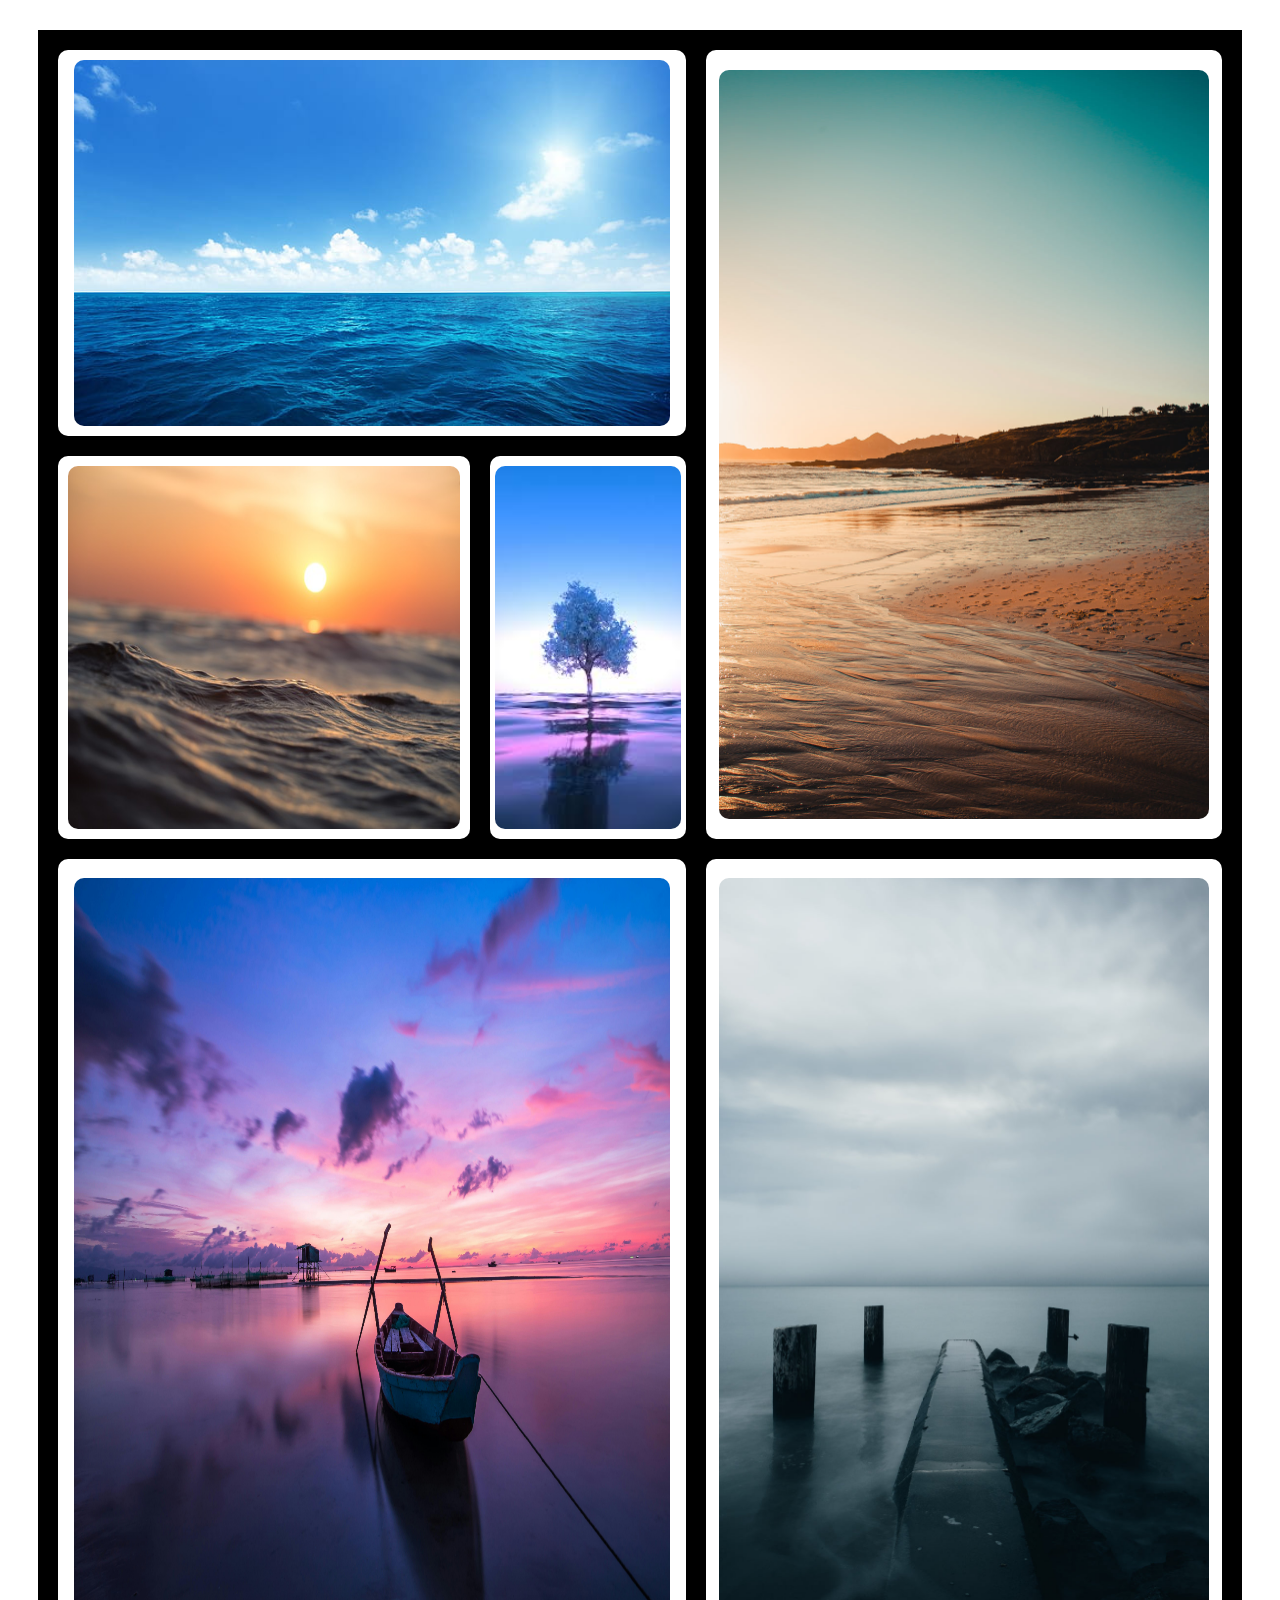
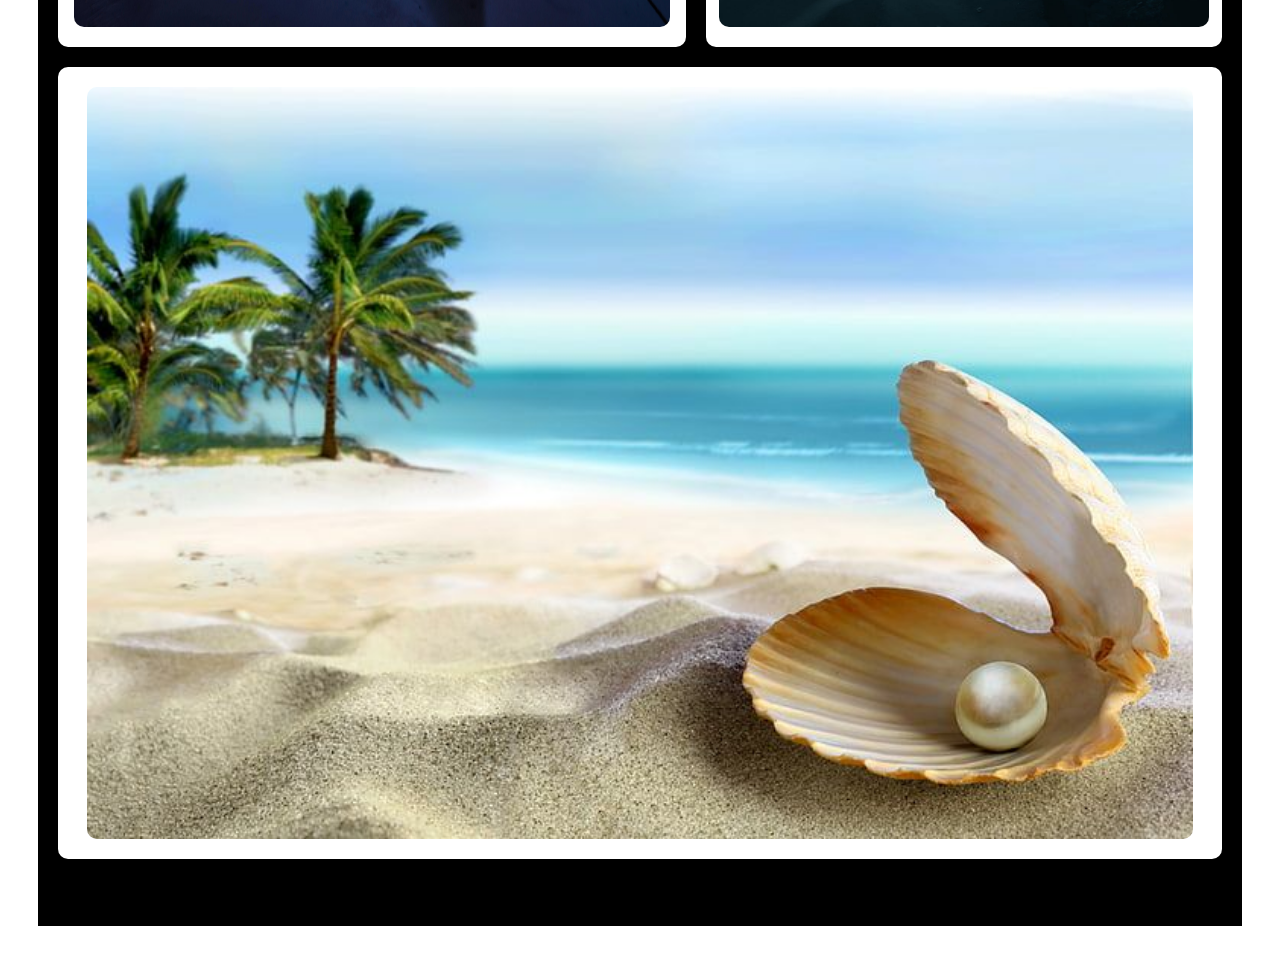
<file: index.html>
<!DOCTYPE html>
<html lang="en">
<head>
    <meta charset="UTF-8">
    <meta name="viewport" content="width=device-width, initial-scale=1.0">
    <title>Document</title>
    <link rel="stylesheet" href="style.css">
</head>
<body>
    <div id="box">
        <div id="item3"><img src="./gridimg/img3.jpg" alt=""></div>

        <div id="item2"><img src="./gridimg/img2.jpg" alt=""></div>

        <div id="item1"><img src="./gridimg/img1.jpg" alt=""></div>
        <div id="item5"><img src="./gridimg/img2.jpeg" alt=""></div>
        
        <div id="item4"><img src="./gridimg/img4.jpg" alt=""></div>
        <div id="item7"><img src="./gridimg/img7.jpg" alt=""></div>

        <div id="item6"><img src="./gridimg/img6.jpg" alt=""></div>
        
        
    </div>
    
</body>
</html>
</file>
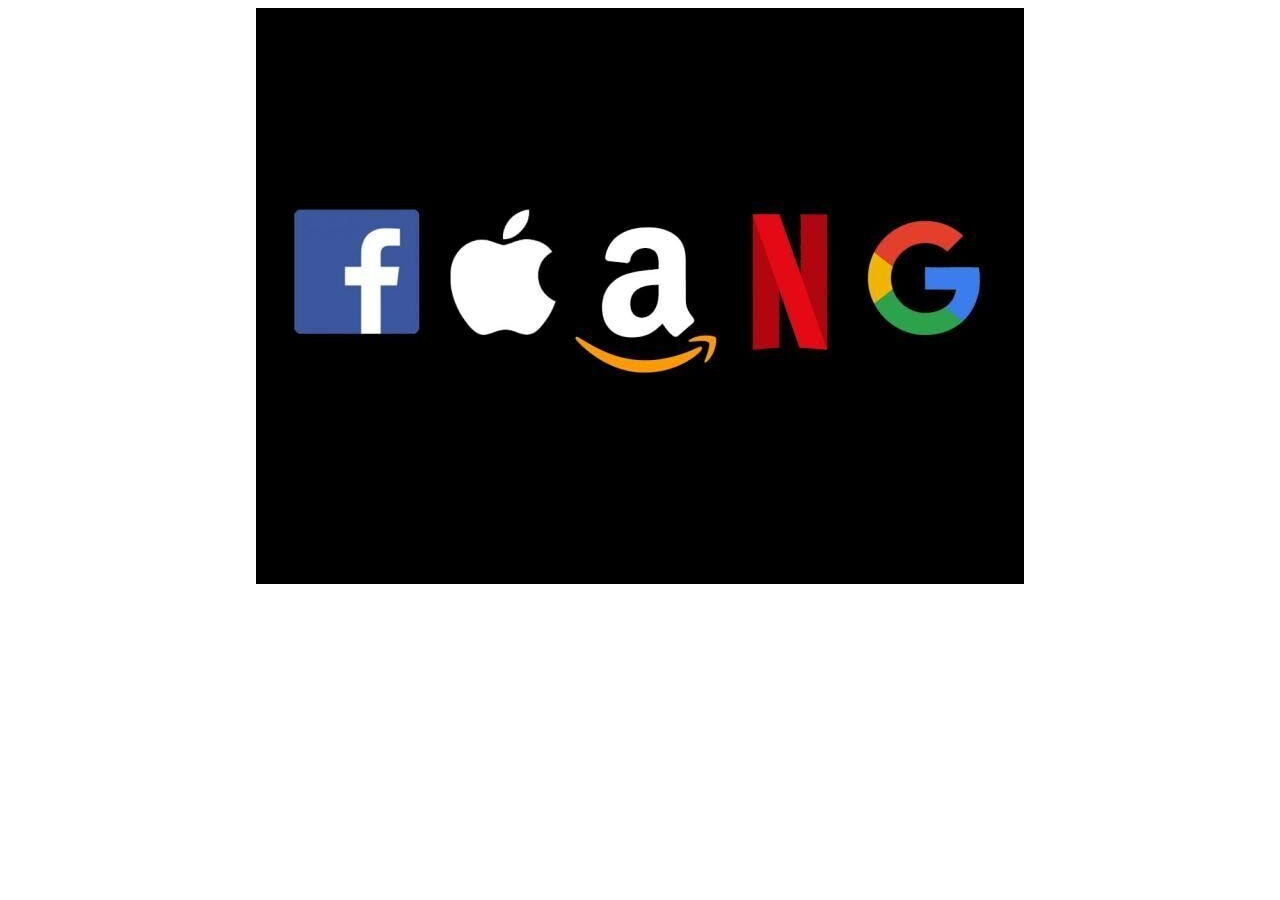
<file: imagemap.html>
<!DOCTYPE html>
<html lang="en">
<head>
    <meta charset="UTF-8">
    <meta name="viewport" content="width=device-width, initial-scale=1.0">
    <title>Document</title>
</head>
<body style="display: flex; justify-content: center; align-items: center;">
    <img src="faang.jpg" usemap="#image_map">
<map name="image_map">
  <area alt="" title="" href="https://www.facebook.com/" coords="36,201,171,341" shape="rect">
  <area alt="" title="" href="https://www.apple.com/" coords="187,194,303,331" shape="rect">
  <area alt="" title="" href="https://www.amazon.com/" coords="306,211,480,388" shape="rect">
  <area alt="" title="" href="https://www.netflix.com/in/" coords="476,175,615,345" shape="rect">
  <area alt="" title="" href="https://www.google.com/" coords="612,187,757,354" shape="rect">
</map>



</body>
</html>
</file>
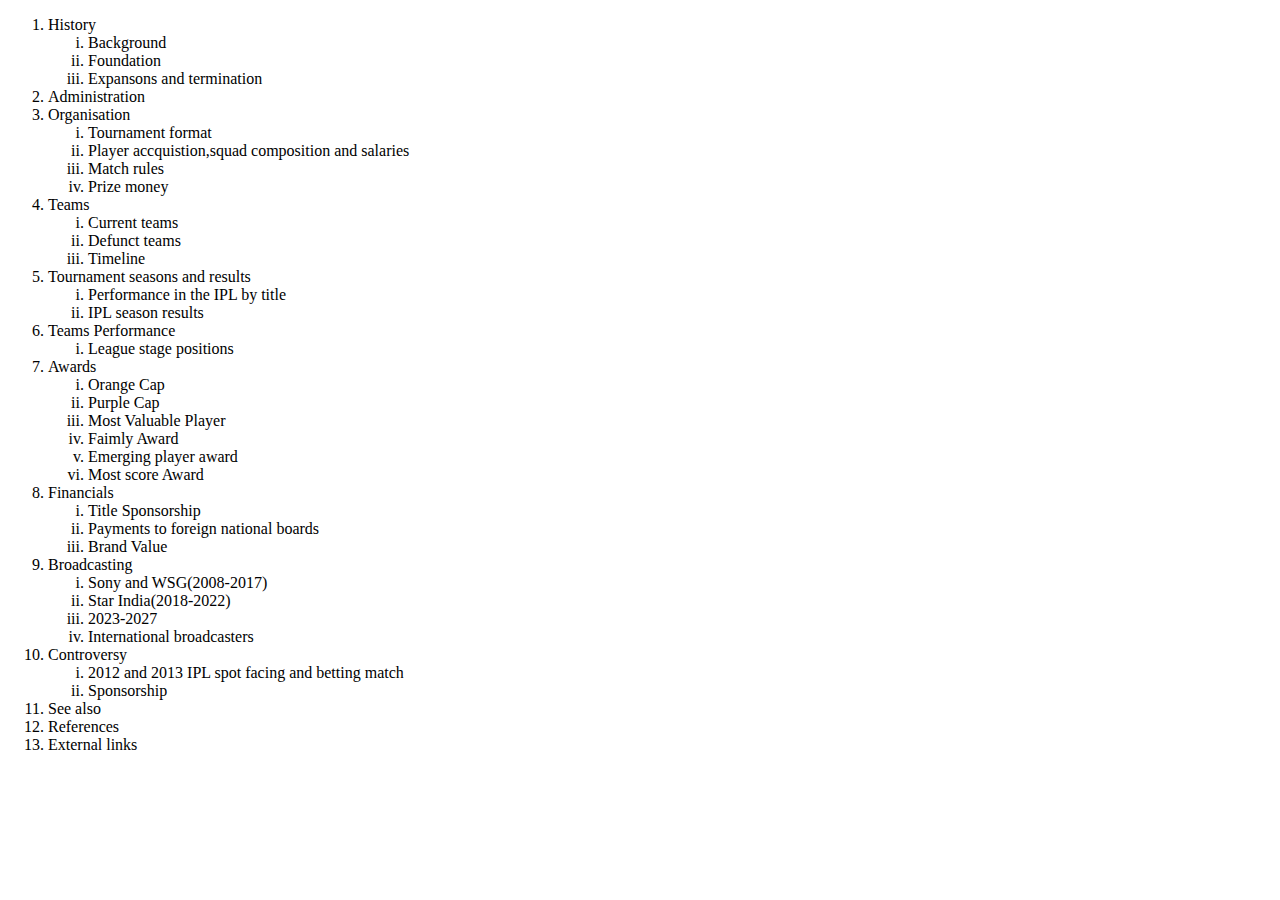
<file: lists.html>
<!DOCTYPE html>
<html lang="en">
<head>
    <meta charset="UTF-8">
    <meta name="viewport" content="width=<device-width>, initial-scale=1.0">
    <title>Document</title>
</head>
<body>
    <ol>
        <li>  History</li>
        <ol type="i">
            <li>  Background</li>
            <li>  Foundation</li>
            <li>  Expansons and termination</li>
        </ol>
        <li>  Administration</li>
        <li>  Organisation</li>
        <ol type="i">
            <li>  Tournament format</li>
            <li>  Player accquistion,squad composition and salaries</li>
            <li>  Match rules</li>
            <li>  Prize money</li>
        </ol>
        <li>  Teams</li>
        <ol type="i">
            <li>  Current teams</li>
            <li>  Defunct teams</li>
            <li>  Timeline</li>
        </ol>
        <li>  Tournament seasons and results</li>
        <ol type="i">
            <li>  Performance in the IPL by title</li>
            <li>  IPL season results</li>
        </ol>
        <li> Teams Performance</li>
        <ol type="i">
            <li>League stage positions</li>
        </ol>
        <li>Awards</li>
        <ol type="i">
            <li>      Orange Cap</li>
            <li>      Purple Cap</li>
            <li>      Most Valuable Player</li>
            <li>      Faimly Award</li>
            <li>      Emerging player award</li>
            <li>      Most score Award</li>
            </ol>
        <li>  Financials</li>
        <ol type="i">
         <li>      Title Sponsorship</li>
         <li>      Payments to foreign national boards</li>
         <li>      Brand Value</li>
         </ol>
         <li> Broadcasting</li>
         <ol type="i">
            <li>     Sony and WSG(2008-2017) </li>
            <li>     Star India(2018-2022)</li>
            <li>     2023-2027</li>
            <li>     International broadcasters</li> 
         </ol>
         <li> Controversy</li>
         <ol type="i">
            <li>     2012 and 2013  IPL spot facing and betting match</li>
            <li>     Sponsorship</li>
         </ol>
         <li>See also</li>
         <li>References</li>
         <li>External links</li>
         </ol>
</body>
</html>
</file>
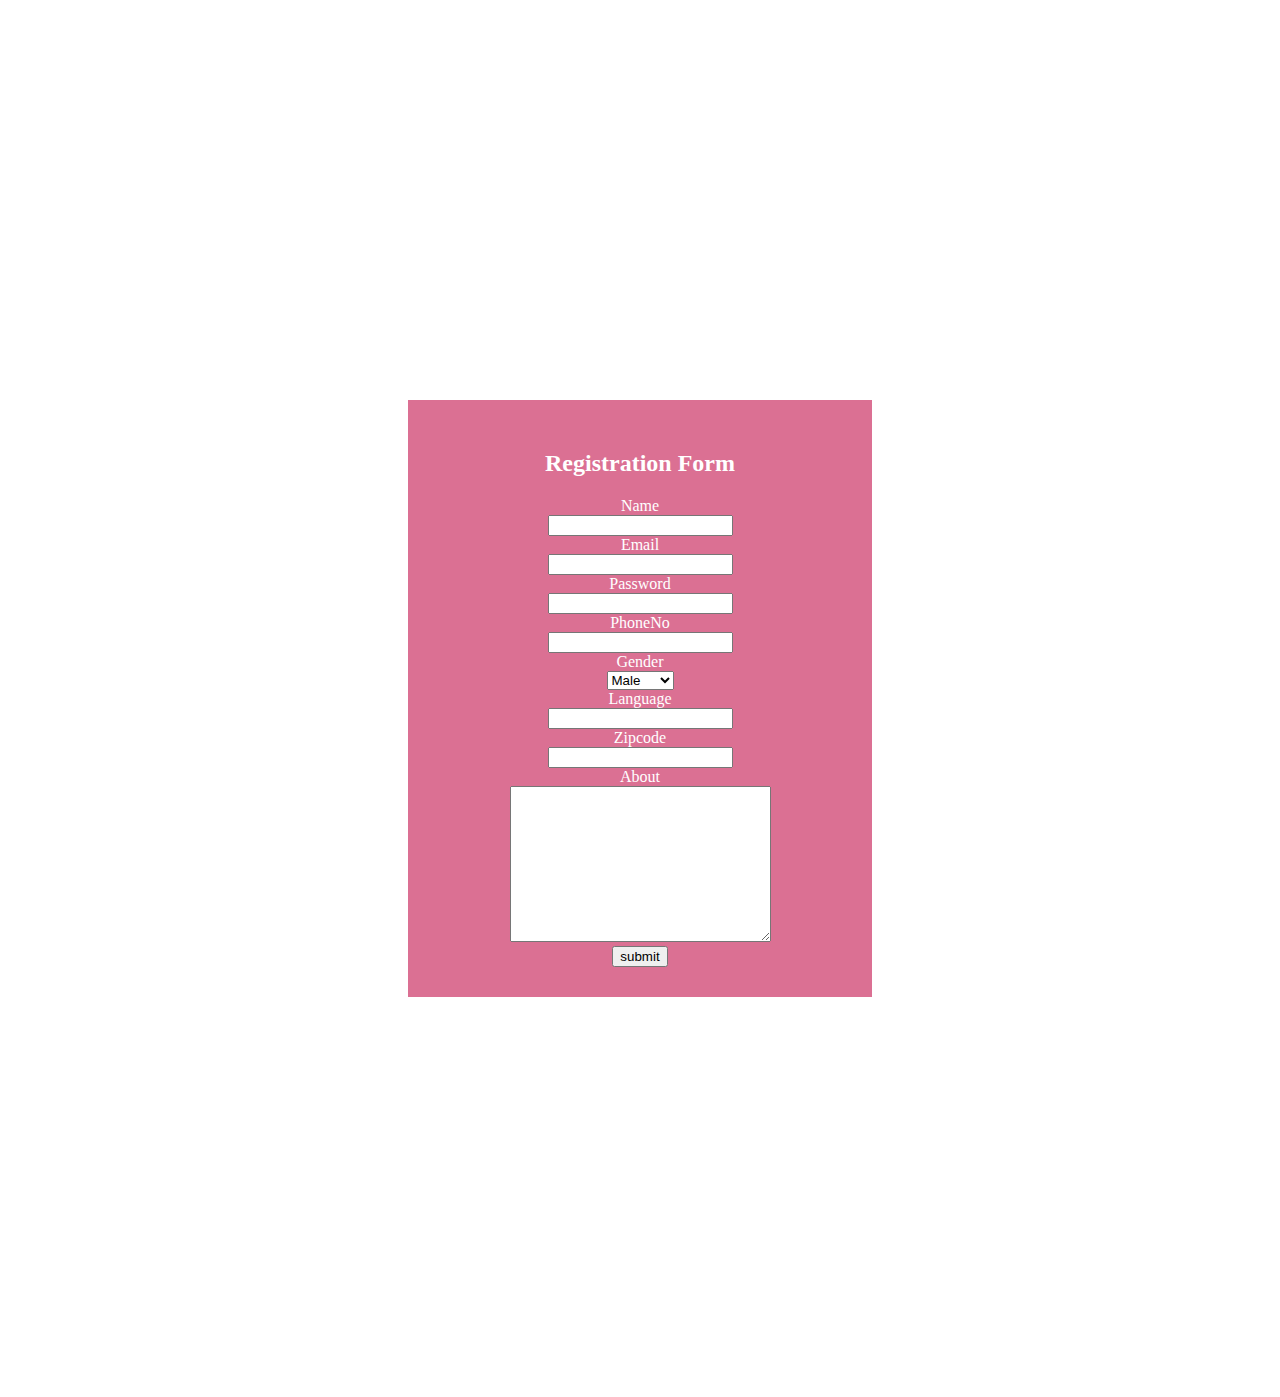
<file: loginform.html>
<!DOCTYPE html>
<html lang="en">
<head>
    <meta charset="UTF-8">
    <meta name="viewport" content="width=device-width, initial-scale=1.0">
    <title>Registration Form</title>
    <style>
        form{
            background-color:palevioletred;
            margin: 400px 400px;
            padding: 30px;
            text-align: center;
        }
        h2,label{
            color: white;
        }

    </style>
</head>
<body>
    <center>
        <form>
            <h2>Registration Form</h2>
            <label for="Name">Name</label>
            <br>
            <input type="text" name="name" required>
            <br>
            <label for="Email">Email</label>
            <br>
            <input type="email" name="email" required>
            <br>
            <label for="Password">Password</label>
            <br>
            <input type="password" name="password" required>
            <br>
            <label for="Phone">PhoneNo</label>
            <br>
            <input type="tel" name="phone" required>
            <br>
            <label for="Gender">Gender</label>
            <br>
            <select name="gender" id="gender">
                <option value="male">Male</option>
                <option value="female">Female</option>
                <option value="others">Others</option>
            </select>
            <br>
            <label for="language">Language</label>
            <br>
            <input type="text" name="language" required>
            <br>
            <label for="zipcode">Zipcode</label>
            <br>
            <input type="text" name="zipcode" required>
            <br>
            <label for="about">About</label>
            <br>
            <textarea name="about" id="about" cols="30" rows="10"></textarea>
            <br>
            <button name="submit">submit</button>
        </form>
    </center>
</body>
</html>
</file>
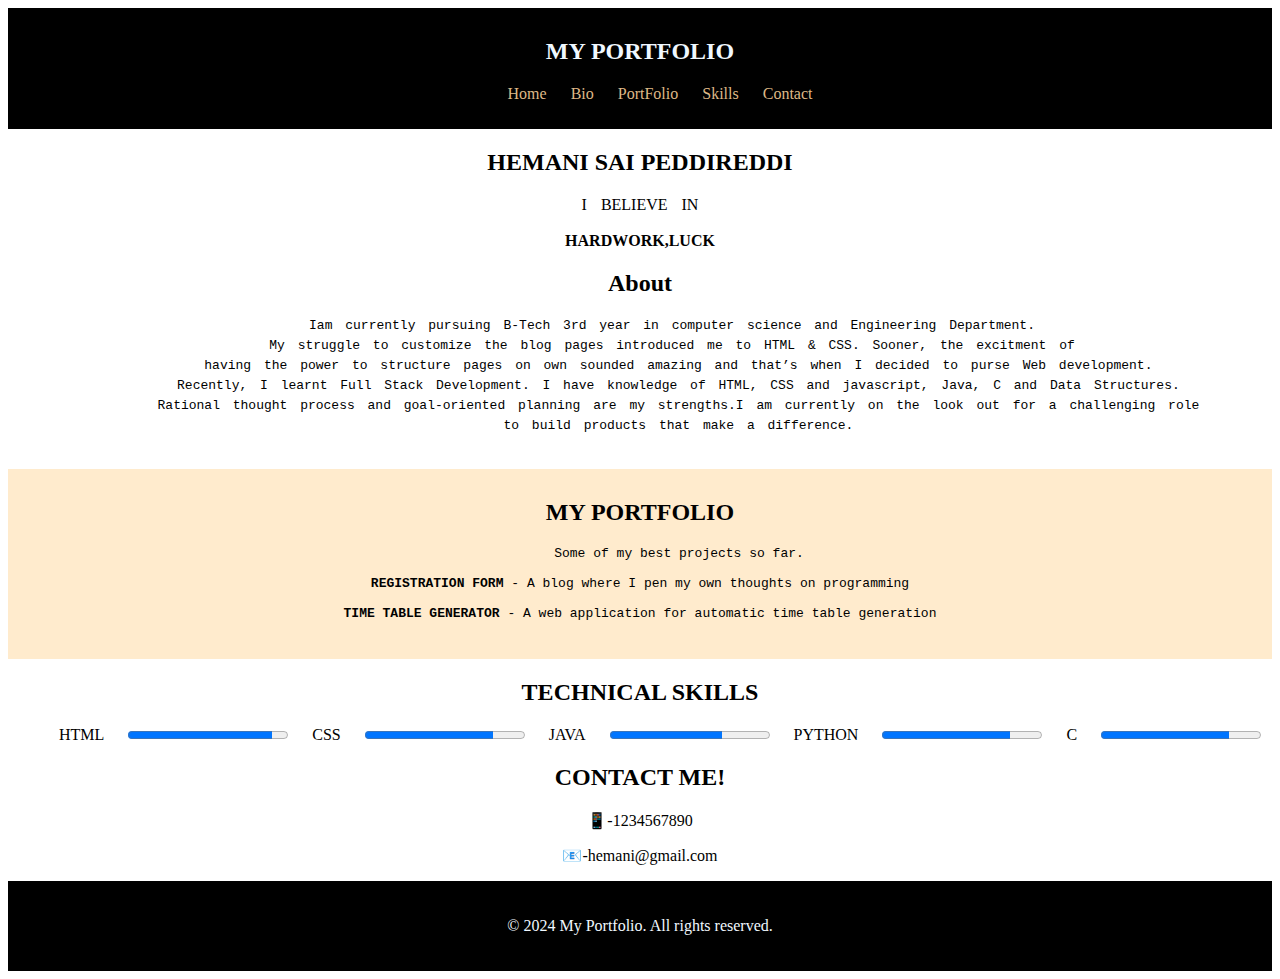
<file: portfolio.html>
<!DOCTYPE html>
<html lang="en">
<head>
  <meta charset="UTF-8">
  <meta name="viewport" content="width=device-width, initial-scale=1.0">
  <title>Document</title>
</head>
<link rel="stylesheet" href="portfolio.css">
<body>
  <header>
      <h2>MY PORTFOLIO</h2>
      <nav>
        <ul>
          <li><a href="#Home">Home</a></li>
          <li><a href="#Bio">Bio</a></li>
          <li><a href="#PortFolio">PortFolio</a></li>
          <li><a href="#Skills">Skills</a></li>
          <li><a href="#Contact">Contact</a></li>
        </ul>
      </nav>
      
  </header>
  <main>
   <section id="Home">
         <h2>HEMANI SAI PEDDIREDDI</h2>
         <p>I BELIEVE IN<br><br>

          <b>HARDWORK,LUCK</b></p>
   </section>
   <section id="Bio">
    <h2>About</h2>
    <pre>
      Iam currently pursuing B-Tech 3rd year in computer science and Engineering Department. 
      My struggle to customize the blog pages introduced me to HTML & CSS. Sooner, the excitment of 
      having the power to structure pages on own sounded amazing and that’s when I decided to purse Web development.
      Recently, I learnt Full Stack Development. I have knowledge of HTML, CSS and javascript, Java, C and Data Structures.
      Rational thought process and goal-oriented planning are my strengths.I am currently on the look out for a challenging role
      to build products that make a difference.
    </pre>

   </section>
   <section id="PortFolio">
         <h2>MY PORTFOLIO</h2>
         <PRE>
          Some of my best projects so far.

<b>REGISTRATION FORM </b>- A blog where I pen my own thoughts on programming

<b>TIME TABLE GENERATOR</b> - A web application for automatic time table generation
         </PRE>
   </section>
   <section id="Skills">
    <h2>TECHNICAL SKILLS</h2>
    <ul>
      <li>HTML</li>
      <li><progress  value="90" max="100"></progress></li>
      <li>CSS</li>
      <li><progress  value="80" max="100"></progress></li>
      <li>JAVA</li>
      <li><progress  value="70" max="100"></progress></li>
      <li>PYTHON</li>
      <li><progress  value="80" max="100"></progress></li>
      <li>C</li>
      <li><progress  value="80" max="100"></progress></li>
    </ul>
   </section>
   <section id="Contact">
          <h2>CONTACT ME!</h2>
          <p>📱-1234567890</p>
          <p>📧-hemani@gmail.com</p>
   </section>
  </main>
  <footer>
       <p>© 2024 My Portfolio. All rights reserved.</p>
  </footer>
</body>
</html>
</file>
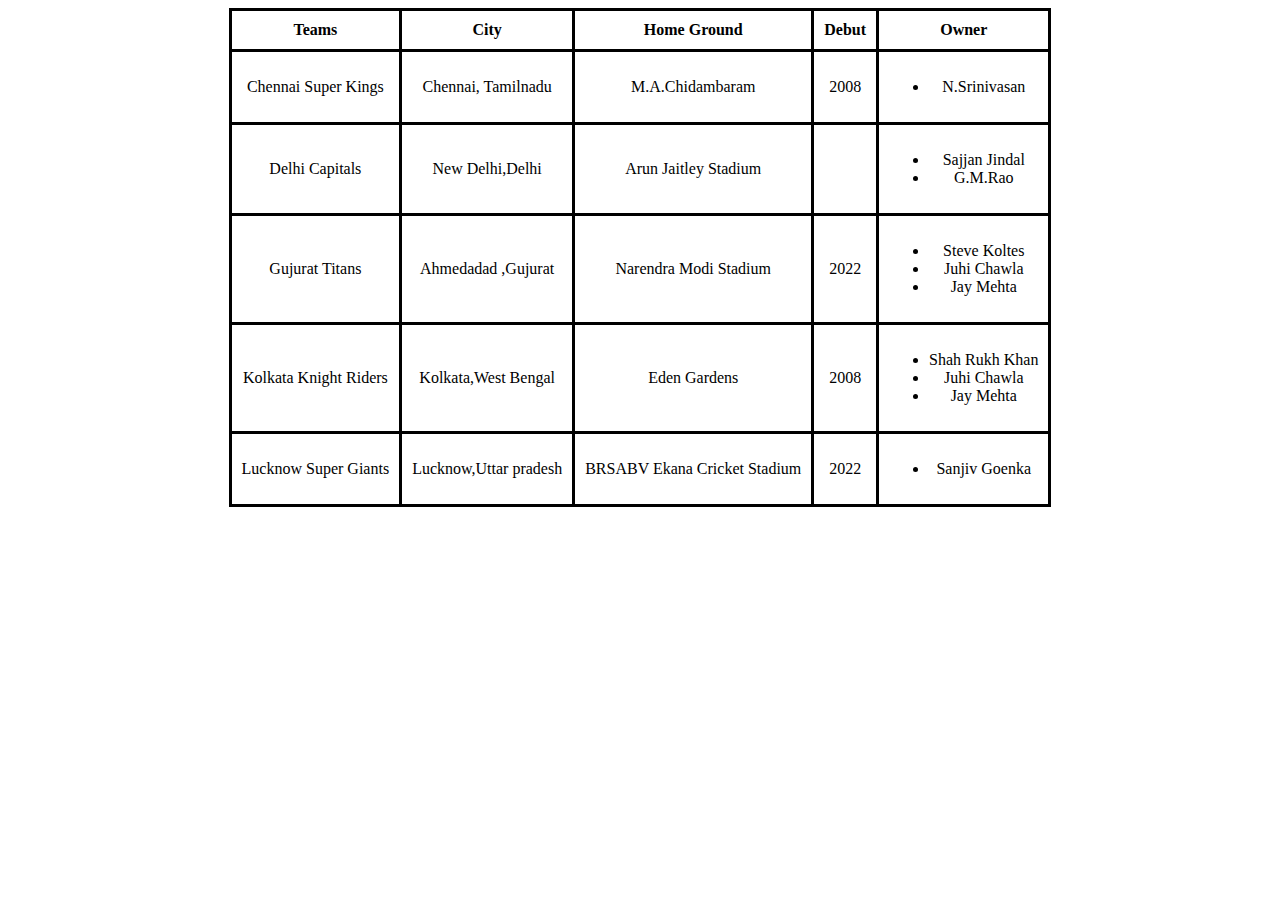
<file: table.html>
<!DOCTYPE html>
<html lang="en">
<head>
    <meta charset="UTF-8">
    <meta name="viewport" content="width=<device-width>, initial-scale=1.0">
    <title>Document</title>
</head>
<style>
   table {
     border-collapse: collapse;
   }
   
   td, th {
     border: 3px solid black;
     margin:5px;
     text-align: center;
     padding: 10px;
   }
   
   </style>
<body>
   <center>
    <table>
       
           <tr>
           <th>Teams</th>
           <th>City</th>
           <th>Home Ground</th>
            <th>Debut</th>
            <th>Owner</th>
            </tr>
          <tr>
            <td>Chennai Super Kings</td>
             <td>Chennai,
                Tamilnadu</td>
             <td> M.A.Chidambaram</td>
             <td>2008</td>
             <td>
                <ul>
                    <li>N.Srinivasan</li>
                </ul>
             </td>
          </tr>
          <tr>
            <td>Delhi Capitals</td>
            <td>New Delhi,Delhi</td>
            <td>Arun Jaitley Stadium </td>
            <td></td>
            <td>
               <ul>
                  <li>Sajjan Jindal</li>
                  <li>G.M.Rao</li>
                  </ul>
            </td>
      
          </tr>
          <tr>
            <td>Gujurat Titans</td>
            <td>Ahmedadad
               ,Gujurat
            </td>
            <td>Narendra Modi Stadium</td>
            <td>2022</td>
            <td>
               <ul>
                  <li>Steve Koltes</li>
                  <li>Juhi Chawla</li>
                  <li>Jay Mehta</li>
               </ul>
            </td>
          </tr>
          <tr>
            <td>Kolkata Knight Riders</td>
            <td>Kolkata,West Bengal</td>
            <td>Eden Gardens</td>
            <td>2008</td>
            <td>
               <ul>
                  <li>Shah Rukh Khan</li>
                  <li>Juhi Chawla</li>
                  <li>Jay Mehta</li>
               </ul>
            </td>
          </tr>
          <tr>
            <td>Lucknow Super Giants</td>
            <td>Lucknow,Uttar pradesh</td>
            <td>BRSABV Ekana Cricket Stadium</td>
            <td>2022</td>
            <td>
               <ul>
                  <li>Sanjiv Goenka</li>
               </ul>
            </td>
           </tr>
        
    </table>
   </center>
</body>
</html>
</file>
<file: style.css>
#box{
    margin: 30px;
    padding: 20px;
    background-color: black;
    display: grid;
    grid-template-columns: auto auto auto auto auto auto;
    grid-template-rows: auto auto auto auto auto auto;
    gap: 20px 20px;
}
#box >div{
    background-color: white;
    display: flex;
    justify-content: center;
    align-items: center;
    border-radius: 10px;
}
img{
    width: 95%;
    height: 95%;
    border-radius: 10px;
}
#item3{
    grid-column: 1/4;
    grid-row: 1/2;
}
#item2{
    grid-column: 4/7;
    grid-row: 1/3;
}
#item1{
    grid-column: 1/3;
    grid-row: 2/3;
}
#item4{
    grid-column: 1/4;
    grid-row: 3/5;
}
#item7{
    grid-column: 4/7;
    grid-row: 3/5;
}
#item6{
    grid-column: 1/7;
    grid-row: 5/6;
    
}
</file>
<file: portfolio.css>
body{
    text-align: center;
}
header{
    background-color: black;
    padding: 10px;
}
header h2{
    color: aliceblue;
}
nav ul li{
    display: inline;
    padding: 10px;
}
nav ul li a{
    text-decoration: none;
    color: burlywood;
}
#Home img{
    height: 180px;
    width: 180px;
    border-radius: 50%;
}
#Home p{
    word-spacing: 10px;
}
#PortFolio{
    background-color: blanchedalmond;
    padding: 10px;
}
li{
    display: inline;
    padding: 10px;
}
footer{
    background-color: black;
    padding: 20px;
}
footer p{
    color: aliceblue;
}
#Bio pre{
    line-height:20px;
    word-spacing: 5px;
}
</file>
